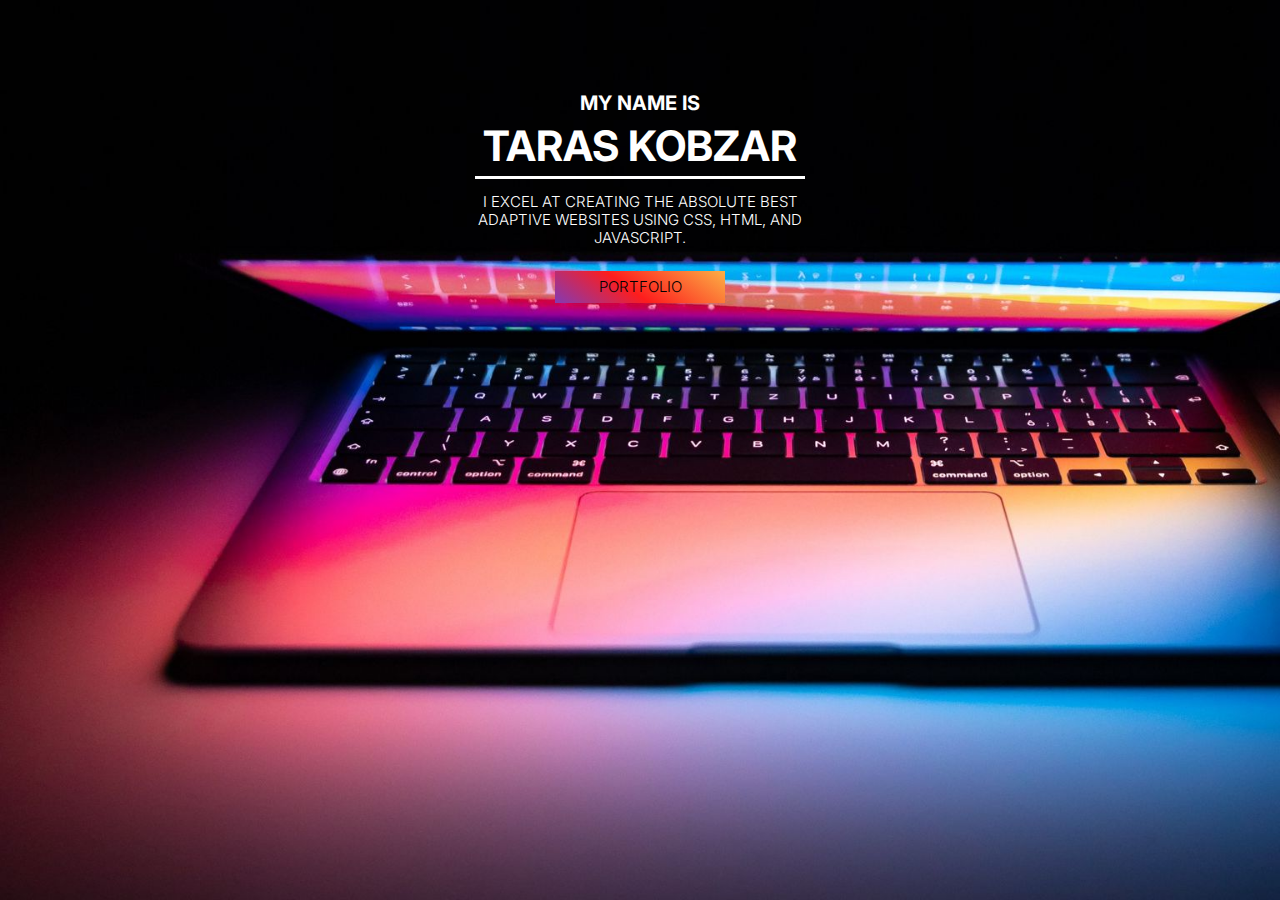
<file: index.html>
<!DOCTYPE html>
<html lang="en">
<head>
    <meta charset="UTF-8">
    <meta http-equiv="X-UA-Compatible" content="IE=edge">
    <meta name="viewport" content="width=device-width, initial-scale=1.0">
    <link rel="preconnect" href="https://fonts.googleapis.com">
    <link rel="preconnect" href="https://fonts.gstatic.com" crossorigin>
    <link href="https://fonts.googleapis.com/css2?family=Inter:wght@300;400;700&family=Preahvihear&display=swap" rel="stylesheet">
    <link rel="stylesheet" href="./css/style.css">
    <title>Document</title>
</head>
<body>
    <main class="main">
        <div class="container">
            <div class="wrapper">
                <h2 class="sub-title">MY NAME IS</h2>
                <h1 class="title">TARAS KOBZAR</h1>
                <p class="text">I excel at creating the absolute best adaptive websites using CSS, HTML, and JavaScript.</p>
                <a class="link" href="./portfoliopages.html">Portfolio</a>
            </div>
        </div>
    </main>
</body>
</html>
</file>
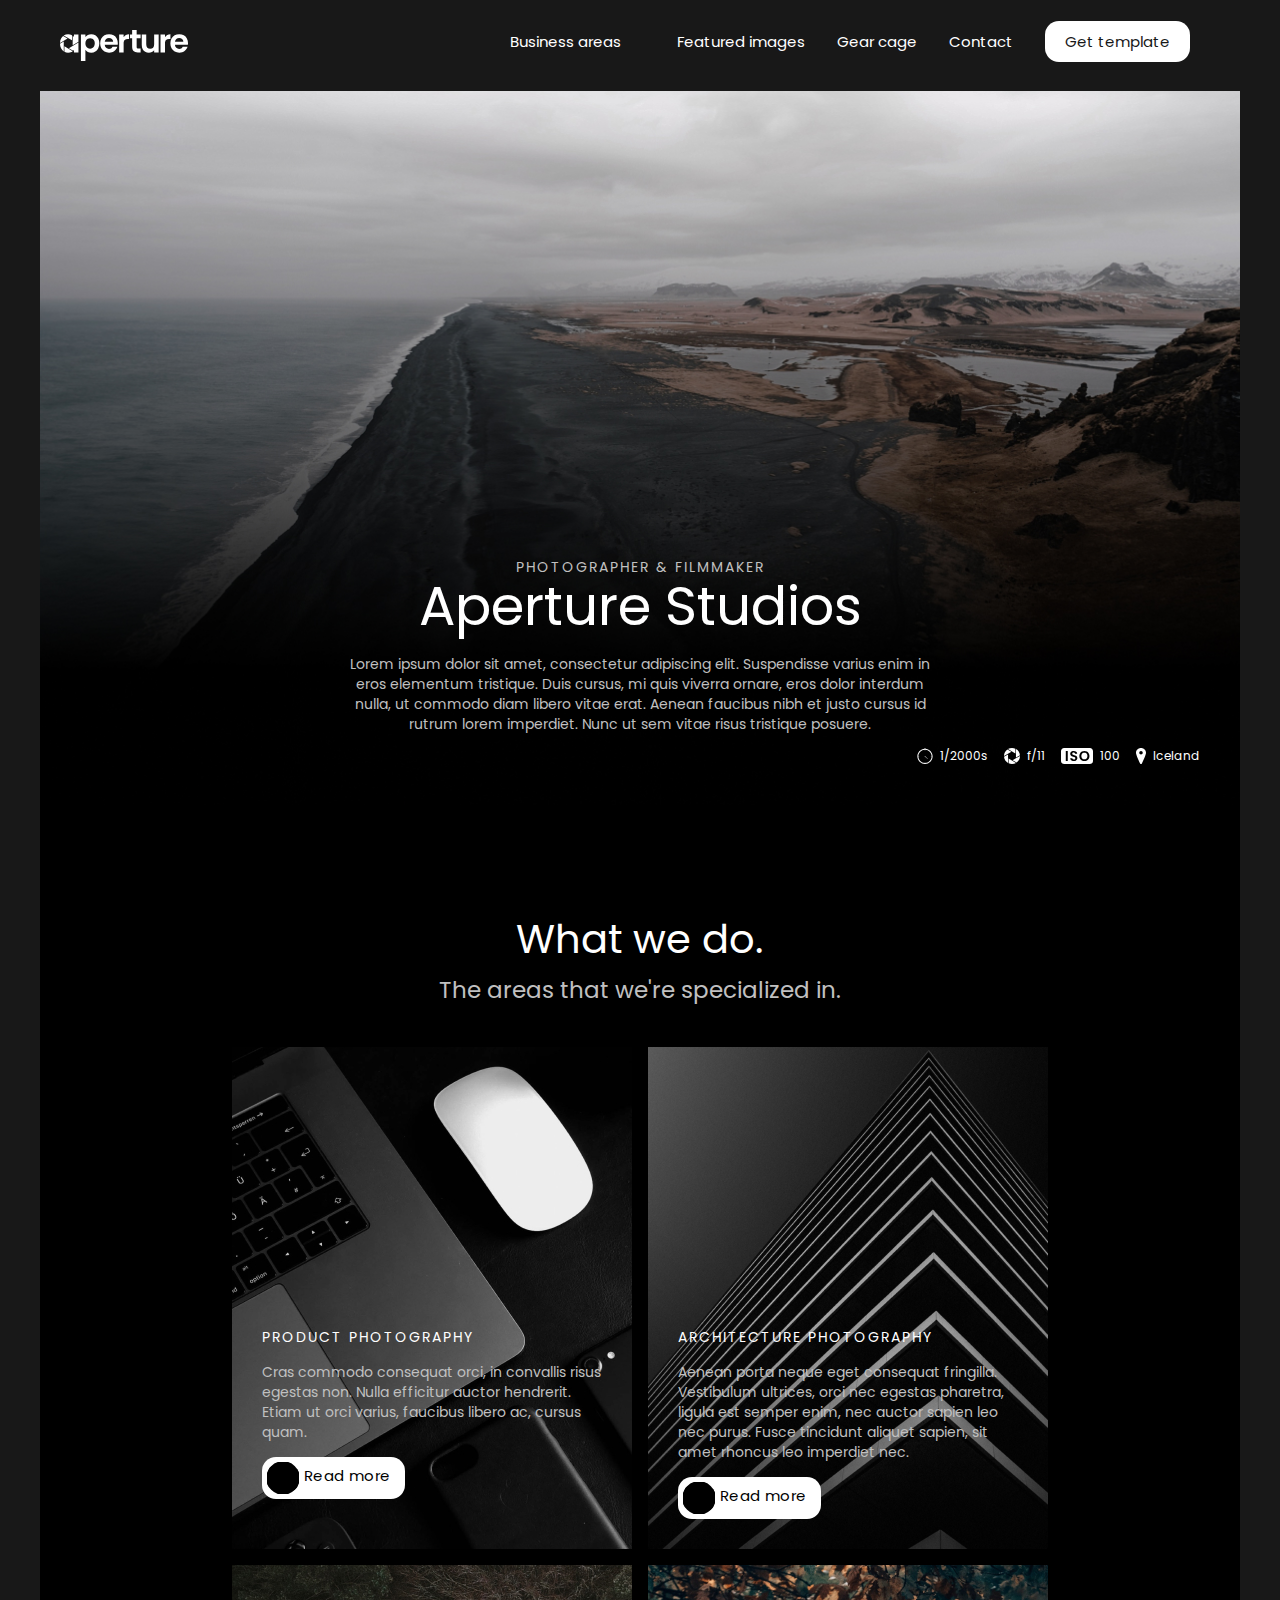
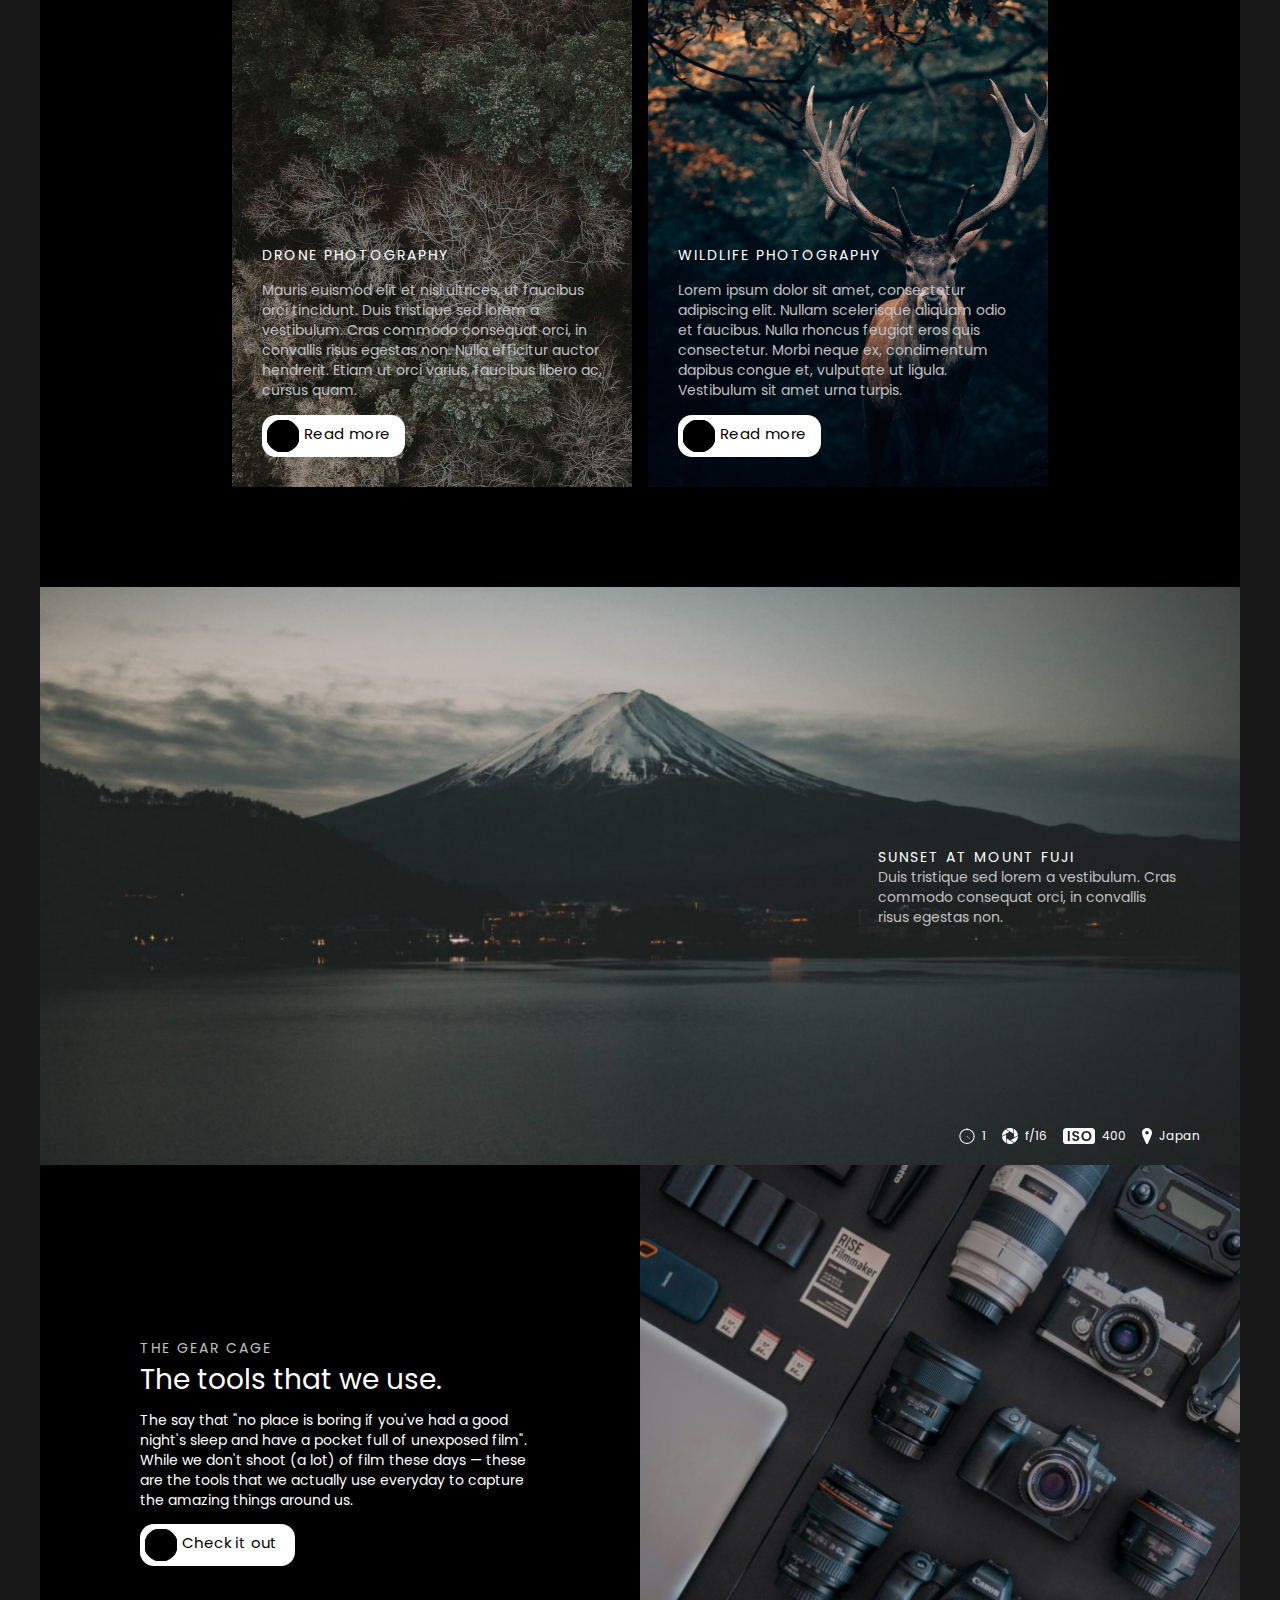
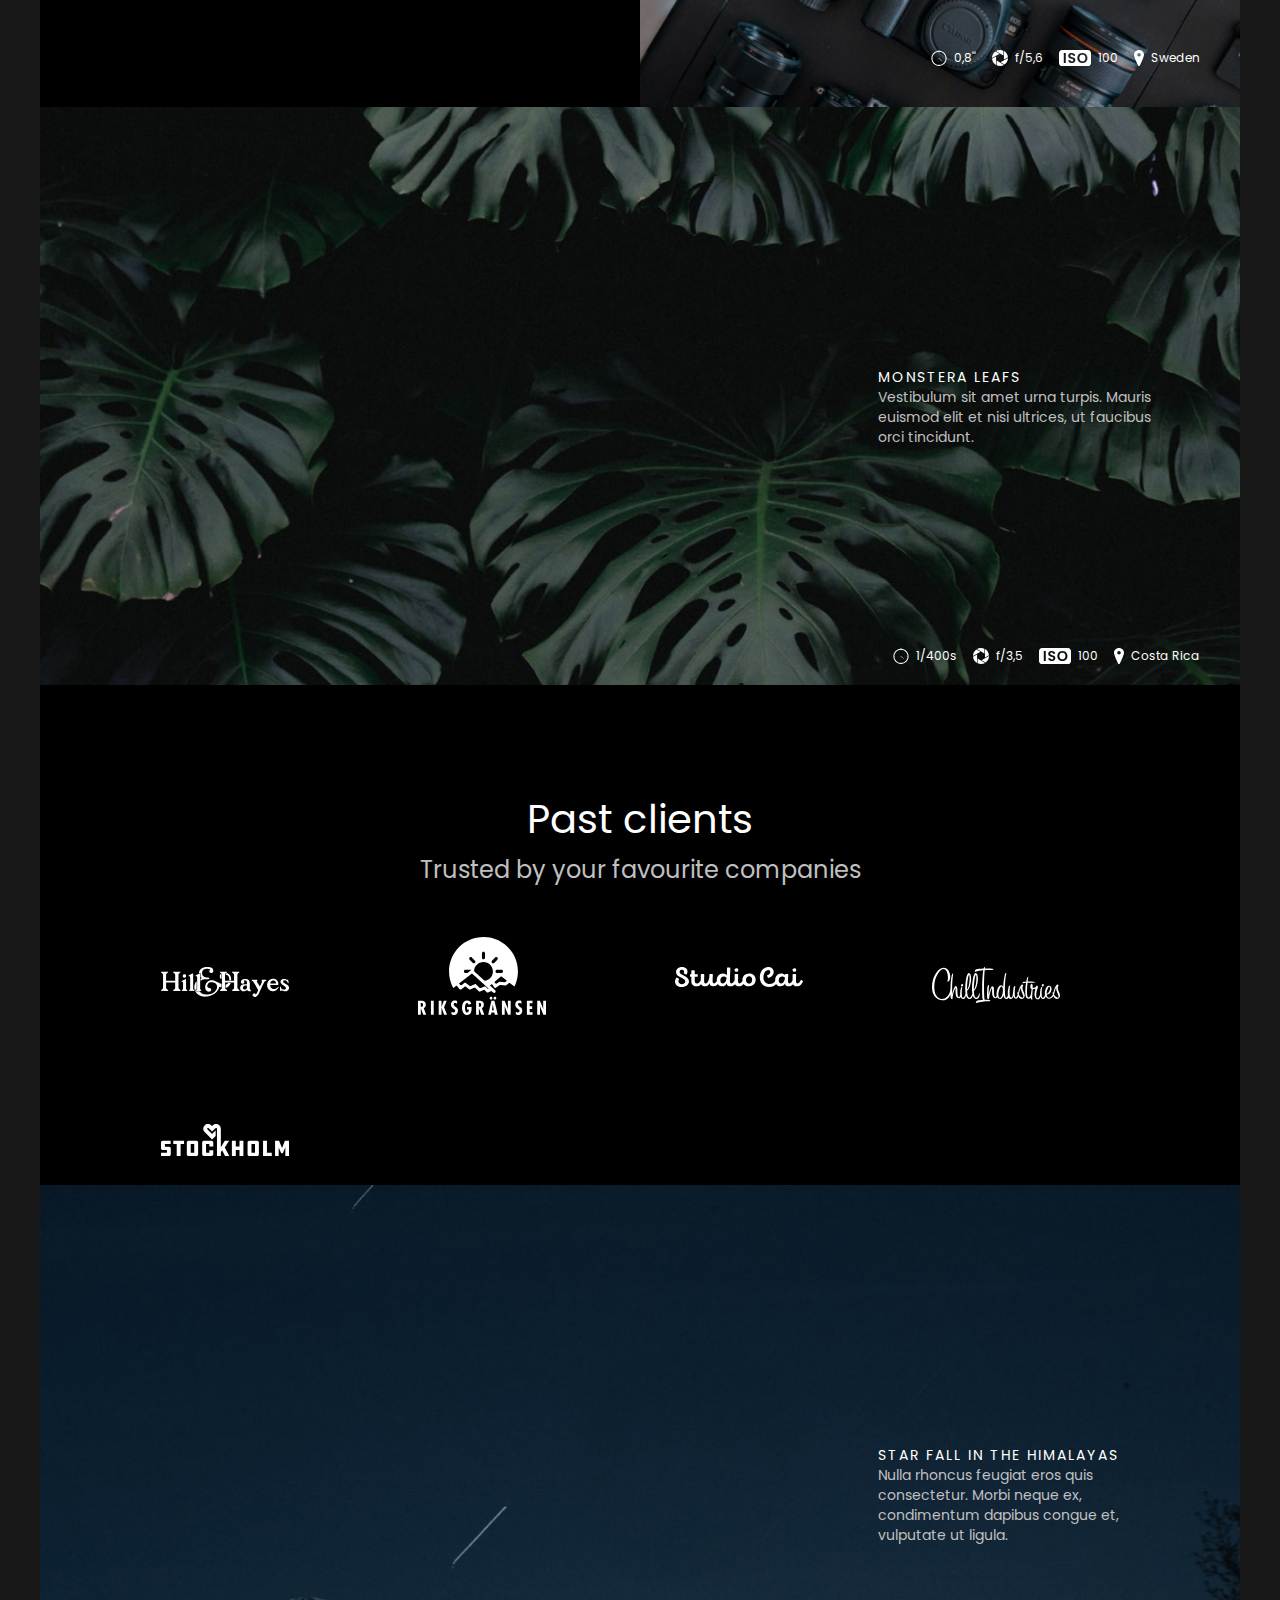
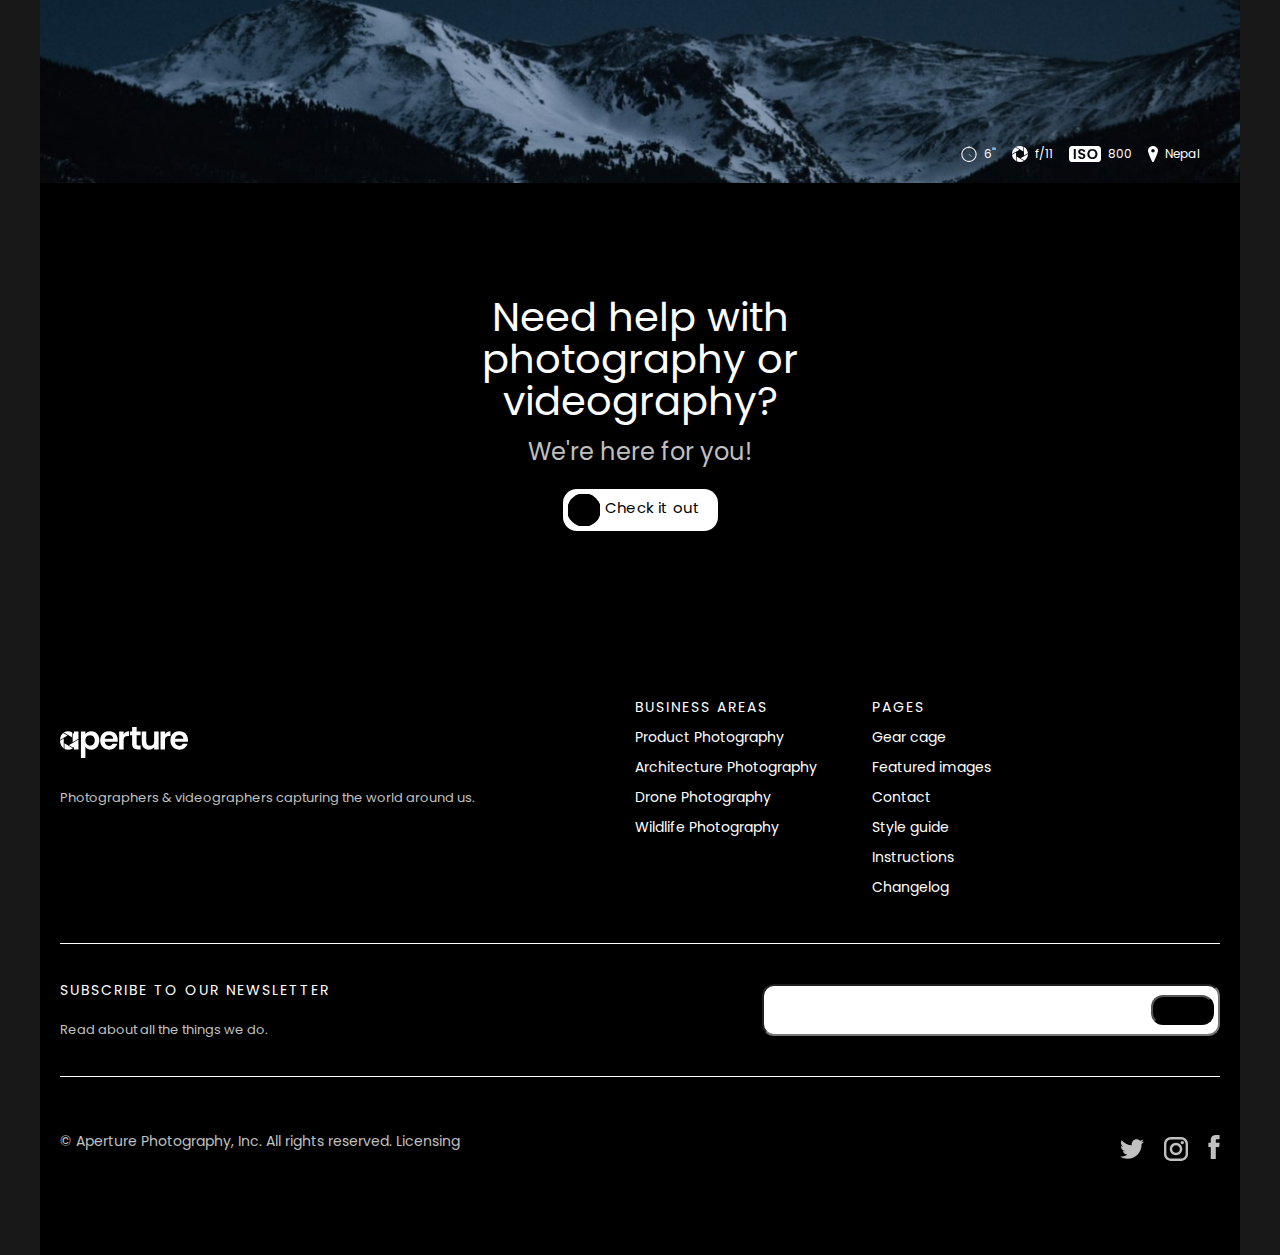
<file: projects/Aperture Studios/index.html>
<!DOCTYPE html>
<html lang="en">
<head>
    <meta charset="UTF-8">
    <meta http-equiv="X-UA-Compatible" content="IE=edge">
    <meta name="viewport" content="width=device-width, initial-scale=1.0">
    <link rel="preconnect" href="https://fonts.googleapis.com">
    <link rel="preconnect" href="https://fonts.gstatic.com" crossorigin>
    <link href="https://fonts.googleapis.com/css2?family=Poppins&display=swap" rel="stylesheet">
    <link rel="stylesheet" type="text/css" href="./css/style.css">
    <title>aperture</title>
</head>
<body>
    <header class="header">
        <div class="header__menu">
            <div class="container menu__container">
                <div class="logo">
                    <a class="logo__link" href="#"><img class="logo__img" src="./images/logo.svg" alt="logo"></a>
                </div>
                <nav class="menu__nav">
                    <ul class="menu__list">
                        <li class="menu__item"><a class="menu__link" href="#!">Business areas</a></li>
                        <li class="menu__item"><a class="menu__link" href="#!">Featured images</a></li>
                        <li class="menu__item"><a class="menu__link" href="#!">Gear cage</a></li>
                        <li class="menu__item"><a class="menu__link" href="#!">Contact</a></li>
                        <li class="menu__item"><a class="menu__link" href="#!">Get template</a></li>
                    </ul>
                </nav>
            </div>
        </div>
        <div class="header__content"
            style="background: url(images/background__header.jpg) center center/cover no-repeat; ">
            <div class="header__content-inner">
                <h3 class="header__content-subtitle">Photographer &amp; Filmmaker</h3>
                <h1 class="header__content-title">Aperture Studios</h1>
                <p class="header__content-text">Lorem ipsum dolor sit amet, consectetur adipiscing elit. Suspendisse
                    varius enim in eros elementum tristique. Duis cursus, mi quis viverra ornare, eros dolor interdum
                    nulla, ut commodo diam libero vitae erat. Aenean faucibus nibh et justo cursus id rutrum lorem
                    imperdiet. Nunc ut sem vitae risus tristique posuere.</p>
            </div>
            <div class="header__content-descript">
                <ul class="header__content-list">
                    <li class="header__content-item">
                        <img class="header__content-img" alt="#" src="./images/icon/Combined-Shape.svg">
                        <p class="header__content-icon">1/2000s</p>
                    </li>
                    <li class="header__content-item">
                        <img class="header__content-img" alt="#" src="./images/icon/Combined-Shape2.svg">
                        <p class="header__content-icon">f/11</p>
                    </li>
                    <li class="header__content-item">
                        <img class="header__content-img" alt="#" src="./images/icon/Combined-Shape3.svg">
                        <p class="header__content-icon">100</p>
                    </li>
                    <li class="header__content-item">
                        <img class="header__content-img" alt="#" src="./images/icon/Fill-1.svg">
                        <p class="header__content-icon">Iceland</p>
                    </li>
                </ul>
            </div>
        </div>
    </header>
    <main class="main">
        <section class="blog">
            <div class="container">
                <h2 class="blog__title">What we do.</h2>
                <p class="blog__subtitle">The areas that we're specialized in.</p>
                <div class="blog__main">
                    <div class="blog__card"
                        style="background-image: url(./images/blog/card_1.jpg);">
                        <h4 class="blog__card-title">Product Photography</h4>
                        <p class="blog__card-text">Cras commodo consequat orci, in convallis risus egestas non. Nulla
                            efficitur auctor hendrerit. Etiam ut orci varius, faucibus libero ac, cursus quam.</p>
                        <a class="blog__card-link" href="#">Read more</a>
                    </div>
                    <div class="blog__card" style="background-image: url(./images/blog/card_2.jpg);">
                        <h4 class="blog__card-title">Architecture Photography</h4>
                        <p class="blog__card-text">Aenean porta neque eget consequat fringilla. Vestibulum ultrices,
                            orci nec egestas pharetra, ligula est semper enim, nec auctor sapien leo nec purus. Fusce
                            tincidunt aliquet sapien, sit amet rhoncus leo imperdiet nec.</p>
                        <a class="blog__card-link" href="#">Read more</a>
                    </div>
                    <div class="blog__card" style="background-image: url(./images/blog/card_3.jpg);">
                        <h4 class="blog__card-title">Drone Photography</h4>
                        <p class="blog__card-text">Mauris euismod elit et nisi ultrices, ut faucibus orci tincidunt.
                            Duis tristique sed lorem a vestibulum. Cras commodo consequat orci, in convallis risus
                            egestas non. Nulla efficitur auctor hendrerit. Etiam ut orci varius, faucibus libero ac,
                            cursus quam.</p>
                        <a class="blog__card-link" href="#">Read more</a>
                    </div>
                    <div class="blog__card" style="background-image: url(./images/blog/card_4.jpg);">
                        <h4 class="blog__card-title">Wildlife Photography</h4>
                        <p class="blog__card-text">Lorem ipsum dolor sit amet, consectetur adipiscing elit. Nullam
                            scelerisque aliquam odio et faucibus. Nulla rhoncus feugiat eros quis consectetur. Morbi
                            neque ex, condimentum dapibus congue et, vulputate ut ligula. Vestibulum sit amet urna
                            turpis.</p>
                        <a class="blog__card-link" href="#">Read more</a>
                    </div>
                </div>
            </div>
        </section>
        <section class="foto">
            <div class="foto__card"
                style="background: url(./images/background__japon.jpg) center center/cover no-repeat;">
                <div class="foto__card-content">
                    <h5 class="foto__card-title">Sunset at Mount Fuji</h5>
                    <p class="foto__card-text">Duis tristique sed lorem a vestibulum. Cras commodo consequat orci, in
                        convallis risus egestas non.
                    </p>
                </div>
                <div class="foto__card-descript">
                    <ul class="foto__card-list">
                        <li class="foto__card-item">
                            <img class="foto__card-img" alt="#" src="./images/icon/Combined-Shape.svg">
                            <p class="foto__card-icon">1</p>
                        </li>
                        <li class="foto__card-item">
                            <img class="foto__card-img" alt="#" src="./images/icon/Combined-Shape2.svg">
                            <p class="foto__card-icon">f/16</p>
                        </li>
                        <li class="foto__card-item">
                            <img class="foto__card-img" alt="#" src="./images/icon/Combined-Shape3.svg">
                            <p class="foto__card-icon">400</p>
                        </li>
                        <li class="foto__card-item">
                            <img class="foto__card-img" alt="#" src="./images/icon/Fill-1.svg">
                            <p class="foto__card-icon">Japan</p>
                        </li>
                    </ul>
                </div>
            </div>
            <div class="desire">
                <div class="desire-main">
                    <h4 class="desire-subtitle">The Gear cage</h4>
                    <h3 class="desire-title">The tools that we use.</h3>
                    <p class="desire-text">The say that "no place is boring if you've had a good night's sleep and have
                        a pocket full of unexposed film". While we don't shoot (a lot) of film these days — these are
                        the tools that we actually use everyday to capture the amazing things around us.</p>
                    <a class="desire-link" href="#">Check it out</a>
                </div>
                <div class="desire-images"
                    style="background: url(./images/background__desire.jpg) center center/cover no-repeat;">
                    <div class="desire__card-descript">
                        <ul class="desire__card-list">
                            <li class="desire__card-item">
                                <img class="desire__card-img" alt="#" src="./images/icon/Combined-Shape.svg">
                                <p class="desire__card-icon">0,8''</p>
                            </li>
                            <li class="desire__card-item">
                                <img class="desire__card-img" alt="#" src="./images/icon/Combined-Shape2.svg">
                                <p class="desire__card-icon">f/5,6</p>
                            </li>
                            <li class="desire__card-item">
                                <img class="desire__card-img" alt="#" src="./images/icon/Combined-Shape3.svg">
                                <p class="desire__card-icon">100</p>
                            </li>
                            <li class="desire__card-item">
                                <img class="desire__card-img" alt="#" src="./images/icon/Fill-1.svg">
                                <p class="desire__card-icon">Sweden</p>
                            </li>
                        </ul>
                    </div>

                </div>
            </div>
            <div class="foto__card"
                style="background: url(./images/background__list.jpg) center center/cover no-repeat;">
                <div class="foto__card-content">
                    <h5 class="foto__card-title">Monstera Leafs</h5>
                    <p class="foto__card-text">Vestibulum sit amet urna turpis. Mauris euismod elit et nisi ultrices, ut
                        faucibus orci tincidunt.
                    </p>
                </div>
                <div class="foto__card-descript">
                    <ul class="foto__card-list">
                        <li class="foto__card-item">
                            <img class="foto__card-img" alt="#" src="./images/icon/Combined-Shape.svg">
                            <p class="foto__card-icon">1/400s</p>
                        </li>
                        <li class="foto__card-item">
                            <img class="foto__card-img" alt="#" src="./images/icon/Combined-Shape2.svg">
                            <p class="foto__card-icon">f/3,5</p>
                        </li>
                        <li class="foto__card-item">
                            <img class="foto__card-img" alt="#" src="./images/icon/Combined-Shape3.svg">
                            <p class="foto__card-icon">100</p>
                        </li>
                        <li class="foto__card-item">
                            <img class="foto__card-img" alt="#" src="./images/icon/Fill-1.svg">
                            <p class="foto__card-icon">Costa Rica</p>
                        </li>
                    </ul>
                </div>
            </div>
            <div class="clients">
                <h4 class="clients__title">Past clients</h4>
                <p class="clients__text">Trusted by your favourite companies</p>
                <ul class="clients__list">
                    <li class="clients__item"><img class="clients__icon" alt="#" src="./images/clients__icon/hillandhayes.svg"></li>
                    <li class="clients__item"><img class="clients__icon" alt="#" src="./images/clients__icon/riksg.svg"></li>
                    <li class="clients__item"><img class="clients__icon" alt="#" src="./images/clients__icon/riksg2.svg"></li>
                    <li class="clients__item"><img class="clients__icon" alt="#" src="./images/clients__icon/riksg3.svg"></li>
                    <li class="clients__item"><img class="clients__icon" alt="#" src="./images/clients__icon/riksg4.svg"></li>
                </ul>
            </div>
            <div class="foto__card"
                style="background: url(./images/background__nepal.jpg) center center/cover no-repeat;">
                <div class="foto__card-content">
                    <h5 class="foto__card-title">Star fall in the Himalayas</h5>
                    <p class="foto__card-text">Nulla rhoncus feugiat eros quis consectetur. Morbi neque ex, condimentum
                        dapibus congue et, vulputate ut ligula.
                    </p>
                </div>
                <div class="foto__card-descript">
                    <ul class="foto__card-list">
                        <li class="foto__card-item">
                            <img class="foto__card-img" alt="#" src="./images/icon/Combined-Shape.svg">
                            <p class="foto__card-icon">6''</p>
                        </li>
                        <li class="foto__card-item">
                            <img class="foto__card-img" alt="#" src="./images/icon/Combined-Shape2.svg">
                            <p class="foto__card-icon">f/11</p>
                        </li>
                        <li class="foto__card-item">
                            <img class="foto__card-img" alt="#" src="./images/icon/Combined-Shape3.svg">
                            <p class="foto__card-icon">800</p>
                        </li>
                        <li class="foto__card-item">
                            <img class="foto__card-img" alt="#" src="./images/icon/Fill-1.svg">
                            <p class="foto__card-icon">Nepal</p>
                        </li>
                    </ul>
                </div>
            </div>
            <div class="help">
                <h3 class="help__title">Need help with photography or videography?</h3>
                <p class="help__text">We're here for you!</p>
                <a class="help-link" href="#">Check it out</a>
            </div>
        </section>
    </main>
    <footer class="footer">
        <div class="container">
            <nav class="footer__nav">
                <div class="footer__nav-titles">
                    <img class="logo" alt="@" src="./images/logo.svg">
                    <p class="footer__nav-text">Photographers &amp; videographers capturing the world around us.</p>
                </div>
                <ul class="footer__nav-list">
                    <li class="footer__nav-item _title"><a class="footer__nav-link" href="#">Business areas</a></li>
                    <li class="footer__nav-item"><a class="footer__nav-link" href="#">Product Photography</a></li>
                    <li class="footer__nav-item"><a class="footer__nav-link" href="#">Architecture Photography</a></li>
                    <li class="footer__nav-item"><a class="footer__nav-link" href="#">Drone Photography</a></li>
                    <li class="footer__nav-item"><a class="footer__nav-link" href="#">Wildlife Photography</a></li>
                </ul>
                <ul class="footer__nav-list">
                    <li class="footer__nav-item _title"><a class="footer__nav-link" href="#">Pages</a></li>
                    <li class="footer__nav-item"><a class="footer__nav-link" href="#">Gear cage</a></li>
                    <li class="footer__nav-item"><a class="footer__nav-link" href="#">Featured images</a></li>
                    <li class="footer__nav-item"><a class="footer__nav-link" href="#">Contact</a></li>
                    <li class="footer__nav-item"><a class="footer__nav-link" href="#">Style guide</a></li>
                    <li class="footer__nav-item"><a class="footer__nav-link" href="#">Instructions</a></li>
                    <li class="footer__nav-item"><a class="footer__nav-link" href="#">Changelog</a></li>
                </ul>
            </nav>
            <div class="footer__form">
                <div class="footer__form-content">
                    <h5 class="footer__form-title">Subscribe to our newsletter</h5>
                    <p class="footer__form-text">Read about all the things we do.</p>
                </div>
                <form class="footer__form-form">
                    <input class="footer__form-email" type="email">
                    <input class="footer__form-btn" type="submit" value="submit">
                </form>
            </div>
            <div class="copyright">
                <a class="copyright-link" href="#">© Aperture Photography, Inc. All rights reserved. Licensing</a>
                <div class="copyright-social">
                    <a class="copyright-social-link"><img class="copyright-social-icon" alt="@"
                            src="./images/icon/twitter.svg"></a>
                    <a class="copyright-social-link"><img class="copyright-social-icon" alt="@"
                            src="./images/icon/insta.svg"></a>
                    <a class="copyright-social-link"><img class="copyright-social-icon" alt="@"
                            src="./images/icon/facebook.svg"></a>
                </div>
            </div>
        </div>
    </footer>
</body>
</html>
</file>
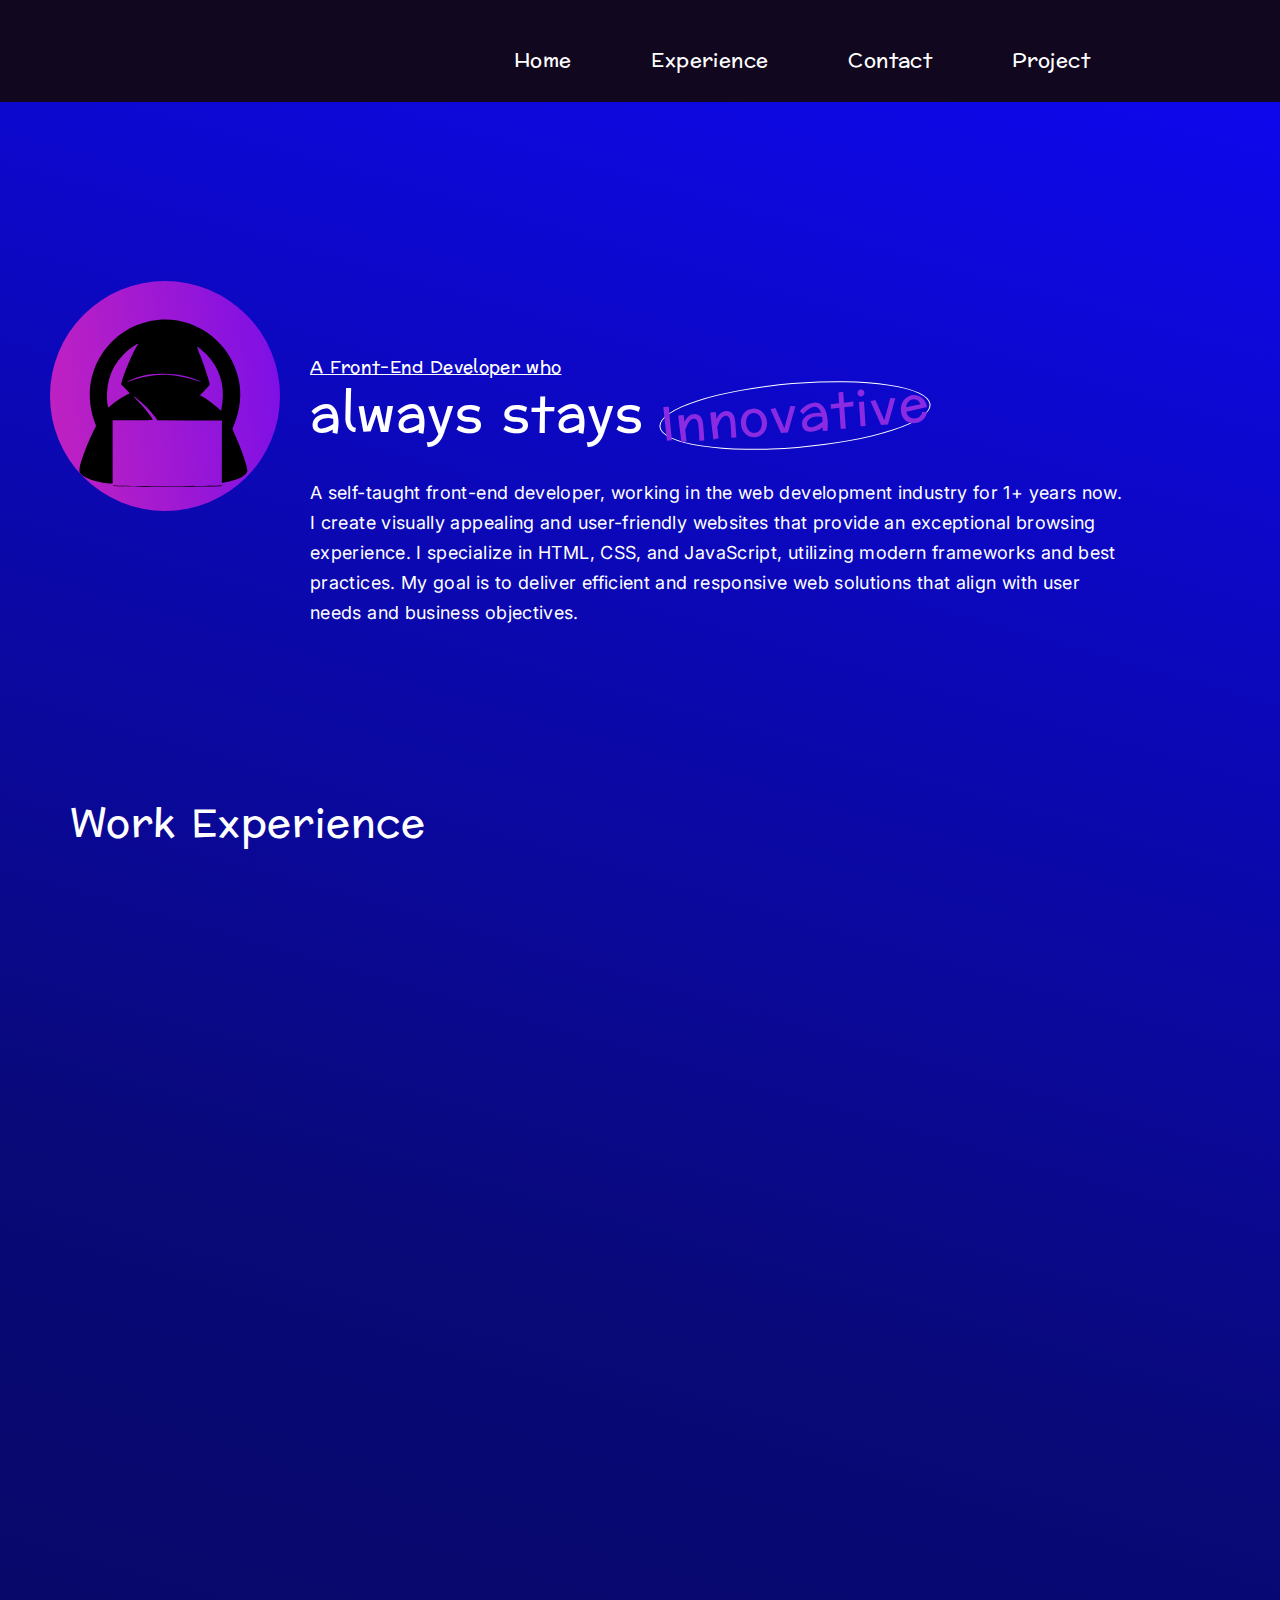
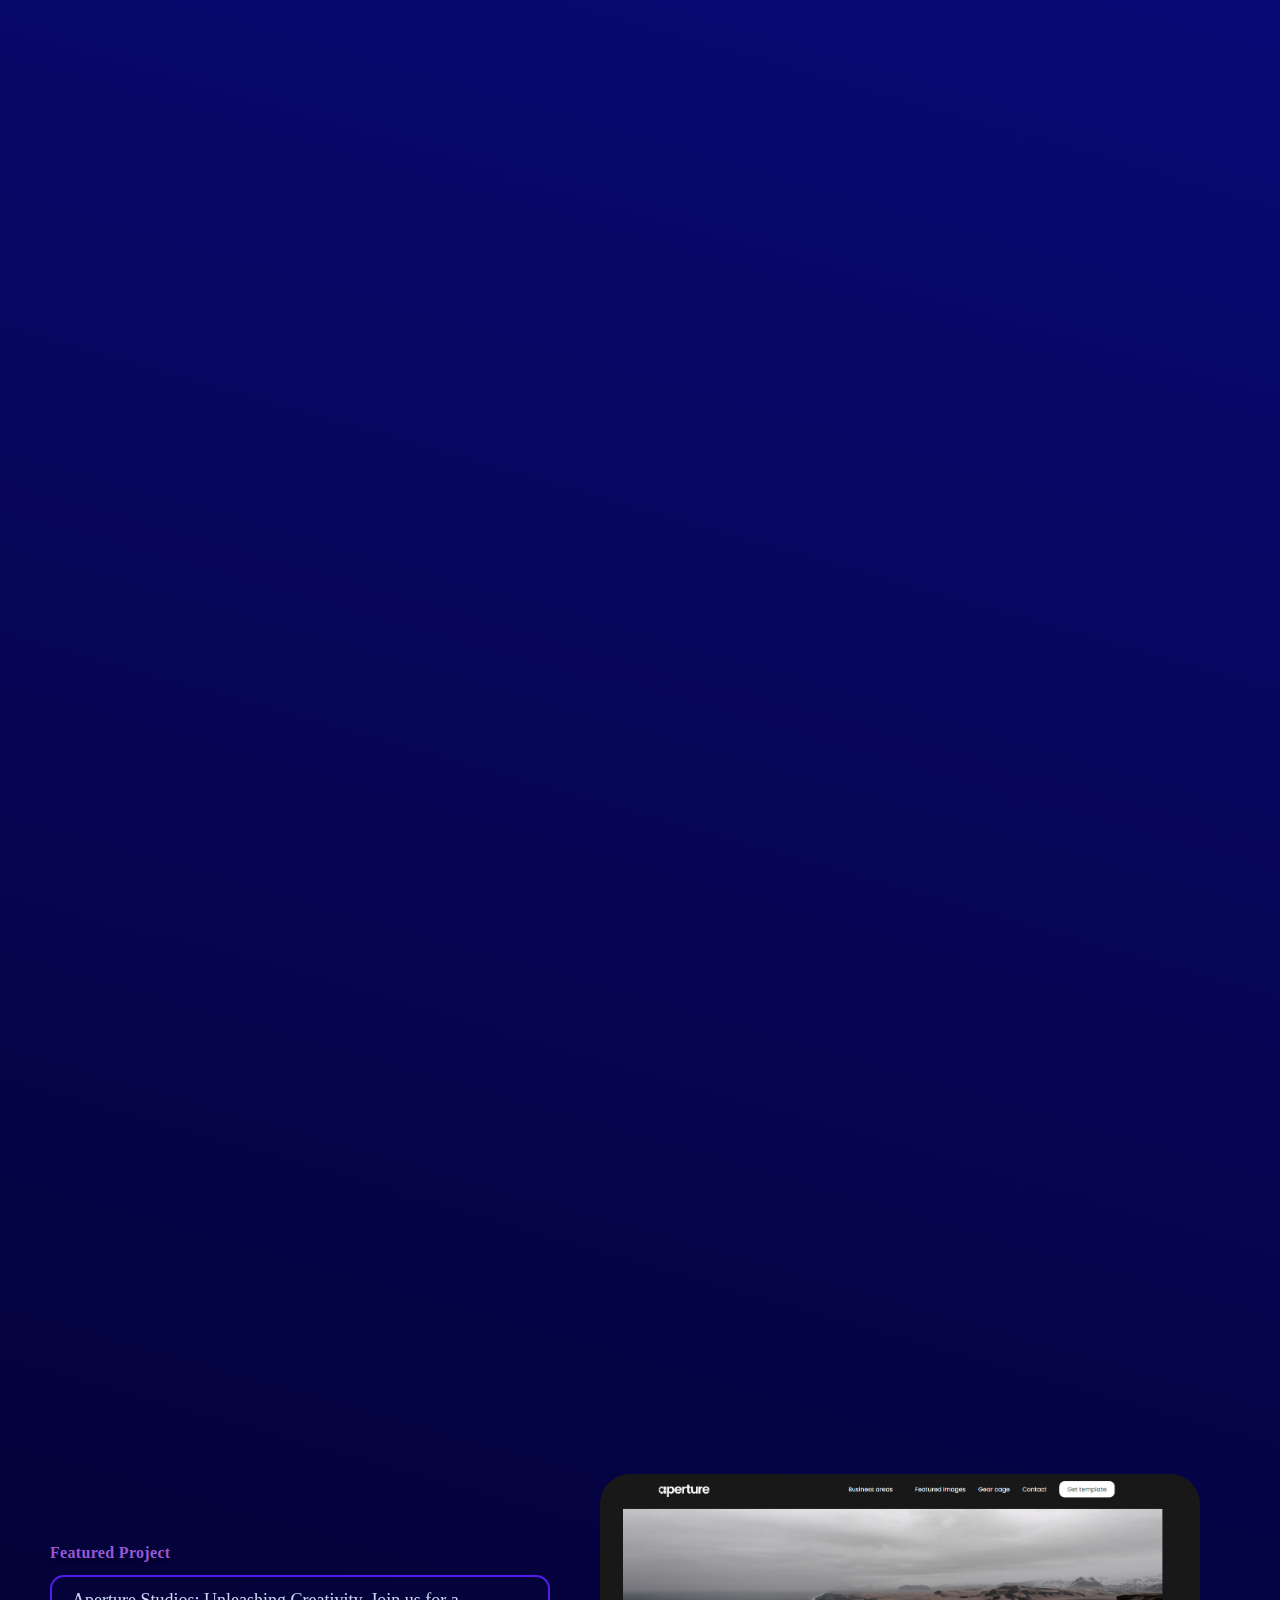
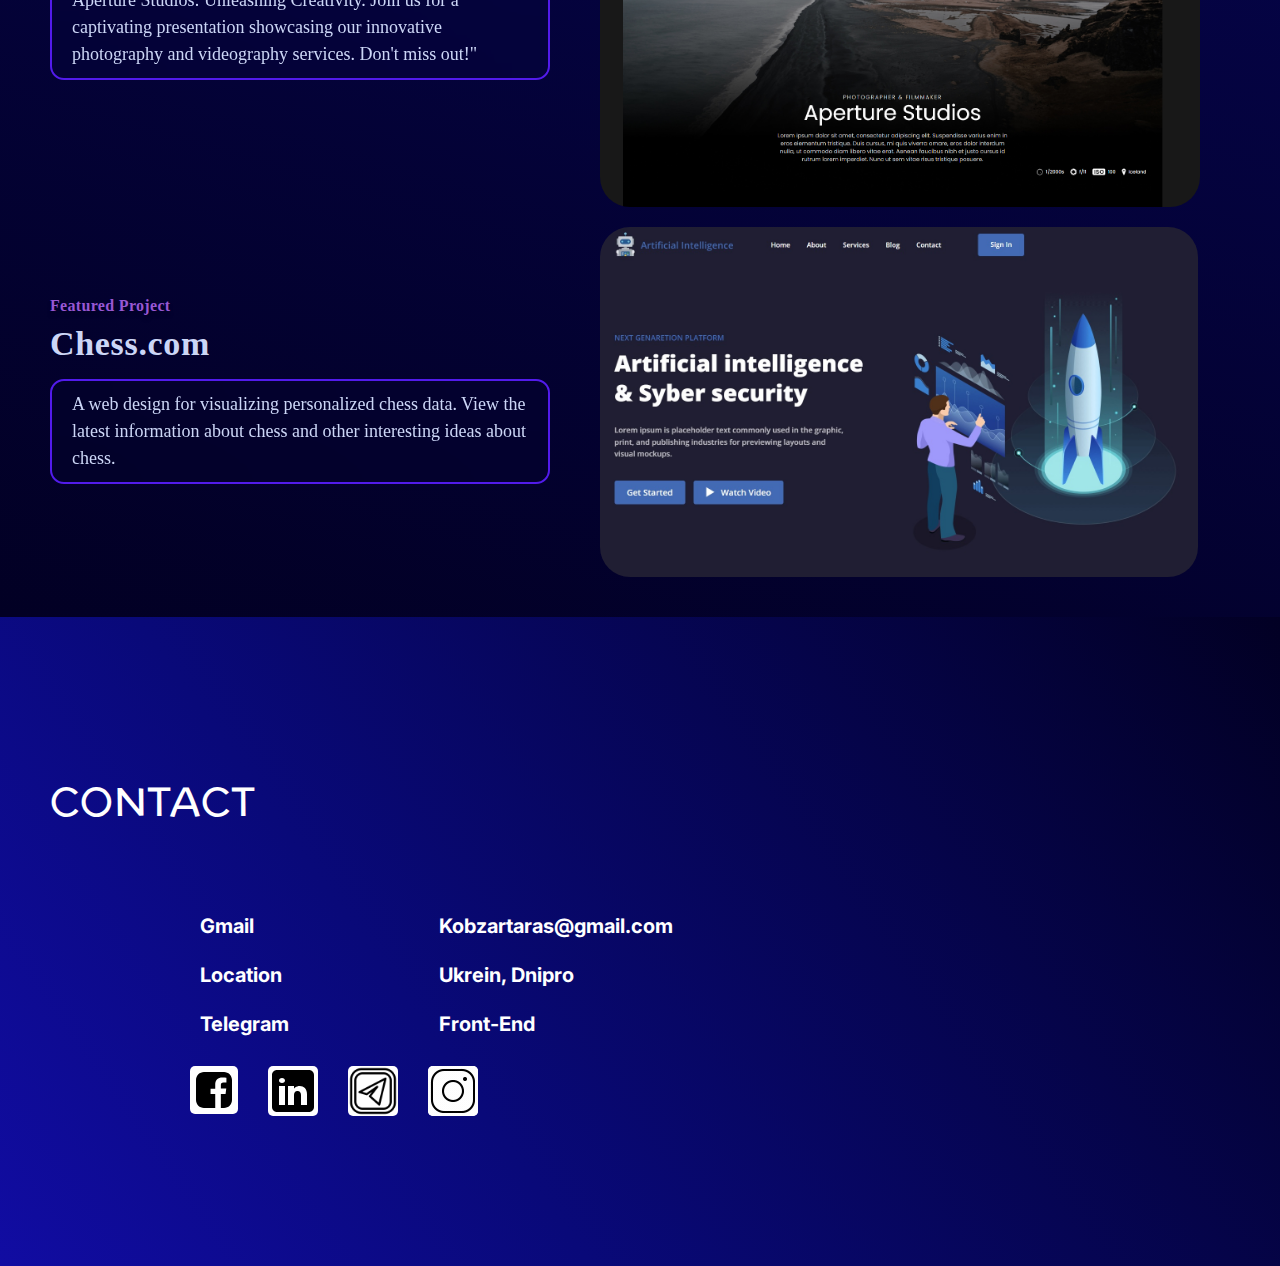
<file: portfoliopages.html>
<!DOCTYPE html>
<html lang="en">
<head>
    <meta charset="UTF-8">
    <meta http-equiv="X-UA-Compatible" content="IE=edge">
    <meta name="viewport" content="width=device-width, initial-scale=1.0">
    <link rel="preconnect" href="https://fonts.googleapis.com">
    <link rel="preconnect" href="https://fonts.gstatic.com" crossorigin>
    <link href="https://fonts.googleapis.com/css2?family=Inter:wght@300;400;700&family=Preahvihear&display=swap"
        rel="stylesheet">
    <link href="https://unpkg.com/aos@2.3.1/dist/aos.css" rel="stylesheet">
    <link rel="stylesheet" href="./css/portfolio_style.css" type="text/css">
    <title>portfolio</title>
</head>
<body>
    <head class="header">
            <ul class="header__menu">
                <li class="header__menu-list"><a class="header__menu-link" href="#">Home</a></li>
                <li class="header__menu-list"><a class="header__menu-link" href="#experience">Experience</a></li>
                <li class="header__menu-list"><a class="header__menu-link" href="#contact">Contact</a></li>
                <li class="header__menu-list"><a class="header__menu-link" href="#project">Project</a></li>
            </ul>
    </head>
    <main class="main">
        <div class="container">
            <div class="main__wrapper">
                <img class="main__wrapper-img" alt="icon" src="./images/хicons.svg">
                <div class="main__wrapper-wrap">
                    <p class="main__wrapper-subtitle">A Front-End Developer who</p>
                    <h2 class="main__wrapper-title">always stays 
                        <span>Innovative</span></h2>
                    <p class="main__wrapper-text"> A self-taught front-end developer, working in the web development
                        industry for 1+ years now.
                        I create visually appealing and user-friendly websites that provide an exceptional browsing
                        experience.
                        I specialize in HTML, CSS, and JavaScript, utilizing modern frameworks and best practices.
                        My goal is to deliver efficient and responsive web solutions that align with user needs and
                        business objectives.
                    </p>
                </div>

            </div>
            <div class="experience" id="experience">
                <div class="container">
                    <h3 class="experience__title">Work Experience</h3>
                        <div class="experience__skill" data-aos="fade-left">
                            <img class="experience__img" alt="@" src="./images/animation.gif">
                            <p class="experience__text">Ability to create responsive and mobile sites using media queries and
                                other techniques.
                            </p>
                        </div>
                        <div class="experience__skill" data-aos="fade-right">
                            <p class="experience__text">Experience with layout tools such as SASS/SCSS or LESS to write CSS more
                                efficiently.
                            </p>
                            <img class="experience__img" alt="@" src="./images/white_background.jpg">
                        </div>
                        <div class="experience__skill" data-aos="fade-left">
                            <img class="experience__img" alt="@" src="./images/white_background-1.jpg">
                            
                            <p class="experience__text">Experience in website performance optimization, including file
                                compression, resource caching, and image optimization.
                            </p>
                        </div>
                        <div class="experience__skill" data-aos="fade-right">
                            <p class="experience__text">Ability to work with version control systems such as Git to collaborate
                                with other developers and control code versions.
                            </p>
                            <img class="experience__img" alt="@" src="./images/white_background-2.jpg">
                        </div>
                        <img class="experience__skill-img" data-aos="flip-left" data-aos-easing="ease-out-cubic"  data-aos-duration="2000" src="./images/Skills.svg">
                </div>
            </div>
        </div>
        <section class="myproject" id="project">
            <div class="container">
                <div class="myproject__main">
                    <div class="myproject__description">
                        <a class="myproject__description-link" href="./projects/Aperture Studios/index.html">
                            <h6 class="myproject__description-subtitle">Featured Project</h6>
                            <h3 class="myproject__description-title"></h3>
                            <p class="myproject__description-text">Aperture Studios: Unleashing Creativity. Join us for a captivating presentation showcasing our innovative photography and videography services. Don't miss out!"</p>
                        </a>
                    </div>
                    <div class="myproject__portfolio-img">
                        <a class="myproject__portfolio-img-link" href="./projects/Aperture Studios/index.html">
                            <img class="myproject__portfolio-img-img" alt="@" src="./images/portfolio-fofo.jpg">
                        </a>
                    </div>
                </div>
                <div class="myproject__main">
                    <div class="myproject__description">
                        <a class="myproject__description-link" href="./projects/Artificial Intelligence/index.html">
                            <h6 class="myproject__description-subtitle">Featured Project</h6>
                            <h3 class="myproject__description-title">Chess.com</h3>
                            <p class="myproject__description-text">A web design for visualizing personalized chess data.
                                View the
                                latest information about chess and other interesting ideas about
                                chess.</p>
                        </a>
                    </div>
                    <div class="myproject__portfolio-img">
                        <a class="myproject__portfolio-img-link" href="./projects/Artificial Intelligence/index.html">
                            <img class="myproject__portfolio-img-img" alt="@" src="./images/project2.jpg">
                        </a>
                    </div>
                </div>
            </div>
        </section>
    </main>
    <footer class="footer" id="contact">
        <div class="container">
            <h4 class="footer__title">Contact</h4>
            <div class="footer__contakt-list">
                <ul class="footer__list">
                    <li class="footer__links"><a class="footer__link" href="#">Gmail</a></li>
                    <li class="footer__links"><a class="footer__link" href="#">Location</a></li>
                    <li class="footer__links"><a class="footer__link" href="#">Telegram</a></li>
                </ul>
                <ul class="footer__list">
                    <li class="footer__links"><a class="footer__link"
                            href="mailto: Kobzartaras@gmail.com">Kobzartaras@gmail.com</a></li>
                    <li class="footer__links"><a class="footer__link"
                            href="https://www.google.com/maps?client=opera&hs=0cG&output=search&q=днепр&entry=mc&sa=X&ved=2ahUKEwiekbbStLP_AhXBlYsKHZcfCvoQ0pQJegQIDBAB">Ukrein,
                            Dnipro</a></li>
                    <li class="footer__links"><a class="footer__link" href="https://t.me/+OBZS1qlbMsg4NGZi">Front-End</a>
                    </li>
                </ul>
            </div>
            <ul class="footer__social" >
                <li class="footer__social-links"><a class="footer__social-link" href="https://www.facebook.com/profile.php?id=100006221313112"><img class="footer__social-img" alt="social" src="./images/facebook.svg"></a></li>
                <li class="footer__social-links"><a class="footer__social-link" href="https://www.linkedin.com/in/get-coub-a3b686182/"><img class="footer__social-img" alt="social" src="./images/linkedin.svg"></a></li>
                <li class="footer__social-links"><a class="footer__social-link" href="https://t.me/+OBZS1qlbMsg4NGZi"><img class="footer__social-img" alt="social" src="./images/telegram.png" style="max-width: 50px; max-height: 50px;"></a></li>
                <li class="footer__social-links"><a class="footer__social-link" href="#"><img class="footer__social-img" alt="social" src="./images/icons8-instagram.gif"></a></li>
            </ul>
        </div>
    </footer>
    <script src="https://code.jquery.com/jquery-3.7.0.js" integrity="sha256-JlqSTELeR4TLqP0OG9dxM7yDPqX1ox/HfgiSLBj8+kM=" crossorigin="anonymous"></script>
    <script src="https://unpkg.com/aos@2.3.1/dist/aos.js"></script>
    <script src="./js/script.js"></script>
</body>
</html>
</file>
<file: css/style.css>
html,
body {
  padding: 0 0px;
  max-width: 1920px;
  margin: 0 auto;
  width: 100%;
  height: 100%;
  display: -webkit-box;
  display: -ms-flexbox;
  display: flex;
  -webkit-box-orient: vertical;
  -webkit-box-direction: normal;
      -ms-flex-direction: column;
          flex-direction: column;
  font-family: "Raleway", sans-serif;
  font-weight: 400;
}

.container {
  max-width: 1220px;
  width: 100%;
  margin: 0 auto;
  padding: 0 20px;
}

.main {
  min-height: 100%;
  -webkit-box-flex: 1;
      -ms-flex: 1 0 auto;
          flex: 1 0 auto;
}

.footer {
  display: block;
  -webkit-box-flex: 0;
      -ms-flex: 0 0 auto;
          flex: 0 0 auto;
}

table {
  border-spacing: 0px;
  border: none;
}

html {
  -webkit-box-sizing: border-box;
          box-sizing: border-box;
}

*,
*::after,
*::before {
  -webkit-box-sizing: inherit;
          box-sizing: inherit;
}

ul[class],
ol[class] {
  padding: 0;
}

body,
h1,
h2,
h3,
h4,
h5,
h6,
p,
ul,
ol,
li,
figure,
figcaption,
blockquote,
dl,
dd {
  margin: 0;
}

ul[class] {
  list-style: none;
}

img {
  display: block;
}

input,
button,
textarea,
select {
  font: inherit;
}

a {
  text-decoration: none;
}

.experience__skill:nth-child(even) {
  margin-left: auto !important;
}

.myproject__description-text {
  margin-top: 10px !important;
  padding: 10px 20px !important;
}

.experience__skill-img {
  max-width: 100%;
  width: 100%;
  height: auto;
}

@media (max-width: 991px) {
  .main__wrapper {
    -webkit-box-orient: vertical !important;
    -webkit-box-direction: normal !important;
        -ms-flex-direction: column !important;
            flex-direction: column !important;
  }
  .main__wrapper-img {
    margin: 0 auto;
  }
  .experience__skill {
    -webkit-box-orient: vertical !important;
    -webkit-box-direction: normal !important;
        -ms-flex-flow: column !important;
            flex-flow: column !important;
    -webkit-box-align: center !important;
        -ms-flex-align: center !important;
            align-items: center !important;
    height: auto !important;
  }
  .experience__skill:nth-child(even) .experience__text {
    -webkit-box-ordinal-group: 2;
        -ms-flex-order: 1;
            order: 1;
  }
  .experience__skill:nth-child(even) .experience__img {
    -webkit-box-ordinal-group: 3;
        -ms-flex-order: 2;
            order: 2;
  }
  .myproject__main {
    -webkit-box-orient: vertical;
    -webkit-box-direction: normal;
        -ms-flex-direction: column;
            flex-direction: column;
  }
  .myproject__description {
    margin-bottom: 30 !important;
  }
}
@media (max-width: 767px) {
  .header__menu {
    gap: 0 !important;
    display: block;
    -webkit-box-pack: center !important;
        -ms-flex-pack: center !important;
            justify-content: center !important;
  }
  .main__wrapper-title {
    -webkit-box-orient: vertical;
    -webkit-box-direction: normal;
        -ms-flex-direction: column;
            flex-direction: column;
  }
  .myproject__portfolio-img-img {
    width: 100%;
    height: auto !important;
  }
  .footer__title {
    text-align: center !important;
  }
  .footer__list {
    margin: 0 auto !important;
  }
}
@media (max-width: 662px) {
  .header__menu {
    -webkit-box-pack: center !important;
        -ms-flex-pack: center !important;
            justify-content: center !important;
    padding-left: 50px;
  }
  .header__menu-list:last-child {
    margin-right: 0 !important;
  }
}
@media (max-width: 560px) {
  .header__menu {
    gap: 0 !important;
    text-align: center !important;
    min-height: auto !important;
    -webkit-box-orient: vertical !important;
    -webkit-box-direction: normal !important;
        -ms-flex-direction: column !important;
            flex-direction: column !important;
    padding-left: 150px !important;
    text-align: center !important;
  }
  .main__wrapper {
    margin-top: 0 !important;
  }
  .myproject {
    margin-top: 25px !important;
  }
  .footer__social {
    margin-left: 30px !important;
  }
}
@media (max-width: 390px) {
  .footer__social {
    margin-left: 20px !important;
  }
  .footer__links {
    margin-left: 10px;
  }
}
.main {
  background: url(../images/background_lending.jpg);
  background-repeat: no-repeat;
  background-size: cover;
}

.wrapper {
  max-width: 370px;
  margin: 0 auto;
  padding-top: 91px;
  text-align: center;
  padding: 91px 20px;
}

.sub-title {
  font-family: "Inter";
  font-style: normal;
  font-weight: 700;
  font-size: 20px;
  line-height: 24px;
  text-align: center;
  color: #FFFFFF;
}

.title {
  font-family: "Inter";
  font-style: normal;
  font-weight: 700;
  font-size: 42px;
  line-height: 61px;
  text-align: center;
  color: #FFFFFF;
  border-bottom: 3px solid #FFFFFF;
}

.text {
  padding-top: 14px;
  margin-bottom: 24px;
  font-family: "Inter";
  font-style: normal;
  font-weight: 300;
  font-size: 15px;
  line-height: 18px;
  text-align: center;
  color: #FFFFFF;
  text-transform: uppercase;
}

.link {
  max-width: 170px;
  display: block;
  margin: 24px auto 24px auto;
  padding: 7px 24px;
  background: rgb(131, 58, 180);
  background: linear-gradient(36deg, rgb(131, 58, 180) 0%, rgb(253, 29, 29) 44%, rgb(252, 176, 69) 100%);
  font-family: "Inter";
  font-style: normal;
  font-weight: 300;
  font-size: 15px;
  line-height: 18px;
  text-align: center;
  color: black;
  text-transform: uppercase;
}

.link:is(:hover, :focus) {
  -webkit-transform: scale(1.2);
          transform: scale(1.2);
  background: rgb(34, 193, 195);
  background: linear-gradient(83deg, rgb(34, 193, 195) 0%, rgb(253, 187, 45) 100%);
  outline-offset: 3s !important;
  font-weight: 700;
}
</file>
<file: projects/Aperture Studios/css/style.css>
html,
body {
  padding: 0 20px;
  max-width: 1440px;
  margin: 0 auto;
  width: 100%;
  height: 100%;
  display: -webkit-box;
  display: -ms-flexbox;
  display: flex;
  -webkit-box-orient: vertical;
  -webkit-box-direction: normal;
      -ms-flex-direction: column;
          flex-direction: column;
  font-family: "Raleway", sans-serif;
  font-weight: 400;
  background-color: #181818;
}

.container {
  max-width: 1220px;
  width: 100%;
  margin: 0 auto;
  padding: 0 20px;
}

.main {
  min-height: 100%;
  -webkit-box-flex: 1;
      -ms-flex: 1 0 auto;
          flex: 1 0 auto;
}

.footer {
  display: block;
  -webkit-box-flex: 0;
      -ms-flex: 0 0 auto;
          flex: 0 0 auto;
}

table {
  border-spacing: 0px;
  border: none;
}

html {
  -webkit-box-sizing: border-box;
          box-sizing: border-box;
}

*,
*::after,
*::before {
  -webkit-box-sizing: inherit;
          box-sizing: inherit;
}

ul[class],
ol[class] {
  padding: 0;
}

body,
h1,
h2,
h3,
h4,
h5,
h6,
p,
ul,
ol,
li,
figure,
figcaption,
blockquote,
dl,
dd {
  margin: 0;
}

ul[class] {
  list-style: none;
}

img {
  display: block;
}

input,
button,
textarea,
select {
  font: inherit;
}

a {
  text-decoration: none;
}

@media (max-width: 1305px) {
  .blog__main {
    -webkit-box-pack: center;
        -ms-flex-pack: center;
            justify-content: center;
  }
  .blog__card {
    max-width: 400px !important;
  }
  .footer__nav-list:nth-child(2) {
    margin-left: 25px !important;
  }
}
@media (max-width: 870px) {
  .clients {
    min-height: 680px !important;
  }
  .footer__nav {
    -ms-flex-wrap: wrap;
        flex-wrap: wrap;
  }
  .footer__nav-text {
    margin-bottom: 25px;
  }
  .footer__form {
    -ms-flex-wrap: wrap !important;
        flex-wrap: wrap !important;
  }
}
@media (max-width: 736px) {
  .desire-main {
    max-width: 100% !important;
  }
  .desire-images {
    width: 100% !important;
  }
}
@media (max-width: 613px) {
  .clients {
    min-height: 953px !important;
  }
  .desire-subtitle {
    margin-top: 50px !important;
  }
  .foto__card-list {
    -ms-flex-wrap: wrap !important;
        flex-wrap: wrap !important;
  }
  .clients__list {
    -webkit-box-pack: center !important;
        -ms-flex-pack: center !important;
            justify-content: center !important;
    margin-left: 0 !important;
  }
  .footer__form-email {
    width: 100% !important;
    margin-right: 15px !important;
  }
  .footer__nav-list:nth-child(2) {
    margin-left: 0 !important;
  }
}
@media (max-width: 470px) {
  .footer__nav-list:nth-child(3) {
    margin-left: 0 !important;
  }
  .desire-subtitle {
    margin-left: 20px !important;
  }
  .desire-title {
    margin-left: 20px !important;
  }
  .desire-text {
    margin-left: 20px !important;
  }
  .desire-link {
    margin-left: 20px !important;
  }
}
@media (max-width: 382px) {
  .clients__list {
    margin-left: 73px !important;
  }
}
.header {
  max-width: 100%;
  height: auto;
  background: #181818;
}

.menu__container {
  display: -webkit-box;
  display: -ms-flexbox;
  display: flex;
  -webkit-box-pack: justify;
      -ms-flex-pack: justify;
          justify-content: space-between;
  -ms-flex-wrap: wrap;
      flex-wrap: wrap;
}

.logo {
  margin: 30px 30px 30px 0;
}

.menu__nav {
  position: sticky;
  margin: 30px;
}
.menu__list {
  display: -webkit-box;
  display: -ms-flexbox;
  display: flex;
  gap: 32px;
  -ms-flex-wrap: wrap;
      flex-wrap: wrap;
}
.menu__item:nth-child(1) {
  margin-right: 24px;
}
.menu__item:nth-child(5) .menu__link {
  padding: 10px 20px;
  background: #FFFFFF;
  color: #181818;
  border-radius: 14px;
}
.menu__link {
  font-family: "Poppins";
  font-style: normal;
  font-weight: 400;
  font-size: 15px;
  color: #FFFFFF;
  white-space: nowrap;
}

.header__content {
  position: relative;
  background-size: cover;
  background-repeat: no-repeat;
  height: auto;
  width: 100%;
}
.header__content-inner {
  padding-top: 466px;
  margin: 0 auto;
  -webkit-box-pack: center;
      -ms-flex-pack: center;
          justify-content: center;
}
.header__content-subtitle {
  font-family: "Poppins";
  font-style: normal;
  font-weight: 400;
  font-size: 14px;
  line-height: 20px;
  text-align: center;
  letter-spacing: 2px;
  text-transform: uppercase;
  color: #C0C0C0;
}
.header__content-title {
  font-family: "Poppins";
  font-style: normal;
  font-weight: 400;
  font-size: 54px;
  line-height: 59px;
  text-align: center;
  color: #FFFFFF;
}
.header__content-text {
  display: block;
  margin: 0 auto;
  padding-top: 18px;
  padding-bottom: 13px;
  max-width: 580px;
  font-family: "Poppins";
  font-style: normal;
  font-weight: 400;
  font-size: 14px;
  line-height: 20px;
  text-align: center;
  color: #C0C0C0;
}
.header__content-descript {
  position: relative;
  display: -webkit-box;
  display: -ms-flexbox;
  display: flex;
  -webkit-box-pack: end;
      -ms-flex-pack: end;
          justify-content: end;
  padding-bottom: 40px;
  padding-right: 40px;
}
.header__content-list {
  display: -webkit-box;
  display: -ms-flexbox;
  display: flex;
  gap: 16px;
}
.header__content-item {
  display: -webkit-box;
  display: -ms-flexbox;
  display: flex;
  gap: 7px;
  white-space: nowrap;
}
.header__content-icon {
  font-family: "Poppins";
  font-style: normal;
  font-weight: 400;
  font-size: 12px;
  color: #FFFFFF;
}

.blog {
  background-color: #000000;
  padding-bottom: 100px;
}
.blog__title {
  padding-top: 113px;
  padding-bottom: 15px;
  font-family: "Poppins";
  font-style: normal;
  font-weight: 400;
  font-size: 40px;
  line-height: 42px;
  text-align: center;
  color: #FFFFFF;
}
.blog__subtitle {
  margin-bottom: 42px;
  font-family: "Poppins";
  font-style: normal;
  font-weight: 400;
  font-size: 23px;
  line-height: 30px;
  text-align: center;
  color: #C0C0C0;
}
.blog__main {
  display: -webkit-box;
  display: -ms-flexbox;
  display: flex;
  -ms-flex-wrap: wrap;
      flex-wrap: wrap;
  gap: 16px;
}
.blog__card {
  position: relative;
  max-width: 576px;
  height: auto;
  background-repeat: no-repeat;
}
.blog__card-title {
  margin-left: 30px;
  margin-bottom: 15px;
  display: block;
  margin-top: 70%;
  font-family: "Poppins";
  font-style: normal;
  font-weight: 400;
  font-size: 14px;
  line-height: 20px;
  letter-spacing: 2px;
  text-transform: uppercase;
  color: #FFFFFF;
}
.blog__card-text {
  margin-left: 30px;
  margin-right: 25px;
  font-family: "Poppins";
  font-style: normal;
  font-weight: 400;
  font-size: 14px;
  line-height: 20px;
  color: #C0C0C0;
}
.blog__card-link {
  position: relative;
  display: block;
  max-width: 143px;
  margin: 15px auto 30px 30px;
  padding: 9px 10px 13px 42px;
  background: #FFFFFF;
  font-family: "Poppins";
  font-style: normal;
  font-weight: 400;
  font-size: 15px;
  line-height: 20px;
  letter-spacing: 0.4px;
  color: #000000;
  border-radius: 14px;
}
.blog__card-link::before {
  content: url("../images/blog/Frame.svg");
  position: absolute;
  left: 5px;
  top: 5px;
}

.foto__card {
  position: relative;
  width: 100%;
  background-repeat: no-repeat;
  background-size: cover;
  background-position: center;
  height: auto;
}
.foto__card-content {
  max-width: 300px;
  margin: 0 62px 200px auto !important;
  padding-top: 260px;
}
.foto__card-title {
  font-family: "Poppins";
  font-style: normal;
  font-weight: 400;
  font-size: 14px;
  line-height: 20px;
  letter-spacing: 2px;
  text-transform: uppercase;
  color: #FFFFFF;
}
.foto__card-text {
  font-family: "Poppins";
  font-style: normal;
  font-weight: 400;
  font-size: 14px;
  line-height: 20px;
  color: #C0C0C0;
}
.foto__card-descript {
  position: relative;
  display: -webkit-box;
  display: -ms-flexbox;
  display: flex;
  -webkit-box-pack: end;
      -ms-flex-pack: end;
          justify-content: end;
  padding-bottom: 20px;
  padding-right: 40px;
}
.foto__card-list {
  display: -webkit-box;
  display: -ms-flexbox;
  display: flex;
  gap: 16px;
}
.foto__card-item {
  display: -webkit-box;
  display: -ms-flexbox;
  display: flex;
  gap: 7px;
  white-space: nowrap;
}
.foto__card-icon {
  font-family: "Poppins";
  font-style: normal;
  font-weight: 400;
  font-size: 12px;
  color: #FFFFFF;
}

.desire {
  position: relative;
  width: 100%;
  height: auto;
  display: -webkit-box;
  display: -ms-flexbox;
  display: flex;
  -ms-flex-wrap: wrap;
      flex-wrap: wrap;
}
.desire-main {
  min-width: 320px;
  max-width: 50%;
  max-height: 542px;
  background: #000000;
}
.desire-subtitle {
  margin: 173px auto 6px 100px;
  font-family: "Poppins";
  font-style: normal;
  font-weight: 400;
  font-size: 14px;
  line-height: 20px;
  letter-spacing: 2px;
  text-transform: uppercase;
  color: #C0C0C0;
}
.desire-title {
  margin-left: 100px;
  margin-bottom: 14px;
  font-family: "Poppins";
  font-style: normal;
  font-weight: 400;
  font-size: 28px;
  line-height: 32px;
  color: #FFFFFF;
}
.desire-text {
  max-width: 514px;
  margin-left: 100px;
  margin-right: 106px;
  font-family: "Poppins";
  font-style: normal;
  font-weight: 400;
  font-size: 14px;
  line-height: 20px;
  color: #FFFFFF;
}
.desire-link {
  position: relative;
  display: block;
  max-width: 155px;
  margin: 14px auto 153px 100px;
  padding: 9px 10px 13px 42px;
  background: #FFFFFF;
  font-family: "Poppins";
  font-style: normal;
  font-weight: 400;
  font-size: 15px;
  line-height: 20px;
  letter-spacing: 0.4px;
  color: #000000;
  border-radius: 14px;
}
.desire-link::before {
  content: url("../images/blog/Frame.svg");
  position: absolute;
  left: 5px;
  top: 5px;
}
.desire-images {
  background-repeat: no-repeat !important;
  width: 50%;
  min-width: 320px;
  background-size: contain;
}
.desire__card-descript {
  position: relative;
  display: -webkit-box;
  display: -ms-flexbox;
  display: flex;
  margin-top: 484px;
  -webkit-box-pack: end;
      -ms-flex-pack: end;
          justify-content: end;
  padding-bottom: 40px;
  padding-right: 40px;
}
.desire__card-list {
  display: -webkit-box;
  display: -ms-flexbox;
  display: flex;
  gap: 16px;
}
.desire__card-item {
  display: -webkit-box;
  display: -ms-flexbox;
  display: flex;
  gap: 7px;
  white-space: nowrap;
}
.desire__card-icon {
  font-family: "Poppins";
  font-style: normal;
  font-weight: 400;
  font-size: 12px;
  color: #FFFFFF;
}

.clients {
  background-color: #000000;
  width: 100%;
  min-height: 500px;
}
.clients__title {
  padding-top: 113px;
  font-family: "Poppins";
  font-style: normal;
  font-weight: 400;
  font-size: 40px;
  line-height: 42px;
  text-align: center;
  color: #FFFFFF;
}
.clients__text {
  padding-top: 15px;
  font-family: "Poppins";
  font-style: normal;
  font-weight: 400;
  font-size: 24px;
  line-height: 30px;
  text-align: center;
  color: #C0C0C0;
}
.clients__list {
  margin: 82px auto 140px 111px;
  padding-bottom: 140px;
  display: -webkit-box;
  display: -ms-flexbox;
  display: flex;
  gap: 109px;
  -ms-flex-wrap: wrap;
      flex-wrap: wrap;
}
.clients__item {
  max-width: 128px;
  margin: 0 10px 0 10px;
}
.clients__item:nth-child(2) {
  margin-top: -30px;
}

.help {
  width: 100%;
  min-height: 414px;
  background: #000000;
}
.help__title {
  margin: 0 auto;
  max-width: 571px;
  padding-top: 113px;
  font-family: "Poppins";
  font-style: normal;
  font-weight: 400;
  font-size: 40px;
  line-height: 42px;
  text-align: center;
  color: #FFFFFF;
}
.help__text {
  margin-top: 15px;
  font-family: "Poppins";
  font-style: normal;
  font-weight: 400;
  font-size: 24px;
  line-height: 30px;
  text-align: center;
  color: #C0C0C0;
}
.help-link {
  position: relative;
  display: -webkit-box;
  display: -ms-flexbox;
  display: flex;
  max-width: 155px;
  margin: 22px auto 108px auto;
  padding: 9px 10px 13px 42px;
  background: #FFFFFF;
  font-family: "Poppins";
  font-style: normal;
  font-weight: 400;
  font-size: 15px;
  line-height: 20px;
  letter-spacing: 0.4px;
  color: #000000;
  border-radius: 14px;
}
.help-link::before {
  content: url("../images/blog/Frame.svg");
  position: absolute;
  left: 5px;
  top: 5px;
}

.footer {
  background: #000000;
}
.footer__nav {
  padding-top: 100px;
  padding-bottom: 36px;
  border-bottom: 1px solid #FFFFFF;
  display: -webkit-box;
  display: -ms-flexbox;
  display: flex;
}
.footer__nav-titles {
  margin-right: 135px;
}
.footer__nav-text {
  font-family: "Poppins";
  font-style: normal;
  font-weight: 400;
  font-size: 13px;
  line-height: 20px;
  color: #C0C0C0;
}
.footer__nav-list:nth-child(2) {
  margin-left: 135px;
}
.footer__nav-list:nth-child(3) {
  margin-left: 55px;
}
.footer__nav-item {
  margin-bottom: 10px;
}
.footer__nav-link {
  font-family: "Poppins";
  font-style: normal;
  font-weight: 400;
  font-size: 14px;
  line-height: 20px;
  color: #FFFFFF;
}
.footer__form {
  display: -webkit-box;
  display: -ms-flexbox;
  display: flex;
  -webkit-box-pack: justify;
      -ms-flex-pack: justify;
          justify-content: space-between;
  border-bottom: 1px solid #FFFFFF;
}
.footer__form-content {
  margin: 36px 20px 36px 0;
}
.footer__form-title {
  padding-bottom: 20px;
  font-family: "Poppins";
  font-style: normal;
  font-weight: 400;
  font-size: 14px;
  line-height: 20px;
  letter-spacing: 2px;
  text-transform: uppercase;
  color: #FFFFFF;
}
.footer__form-text {
  font-family: "Poppins";
  font-style: normal;
  font-weight: 400;
  font-size: 13px;
  line-height: 20px;
  color: #C0C0C0;
}
.footer__form-form {
  position: relative;
  margin: 40px 0 40px 20px;
}
.footer__form-email {
  width: 458px;
  height: 52px;
  border-radius: 12px;
}
.footer__form-btn {
  position: absolute;
  top: 11px;
  right: 6px;
  width: 63px;
  height: 30px;
  background-color: #000000;
  border-radius: 12px;
  z-index: 20;
}

._title {
  font-family: "Poppins";
  font-style: normal;
  font-weight: 400;
  font-size: 14px;
  line-height: 20px;
  letter-spacing: 2px;
  text-transform: uppercase;
  color: #C0C0C0;
}

.copyright {
  display: -webkit-box;
  display: -ms-flexbox;
  display: flex;
  -webkit-box-pack: justify;
      -ms-flex-pack: justify;
          justify-content: space-between;
}
.copyright-link {
  display: block;
  margin: 54px 20px 0 0;
  padding-bottom: 104px;
  font-family: "Poppins";
  font-style: normal;
  font-weight: 400;
  font-size: 14px;
  line-height: 20px;
  color: #C0C0C0;
}
.copyright-social {
  display: -webkit-box;
  display: -ms-flexbox;
  display: flex;
  margin-top: 58px;
  gap: 20px;
}
.copyright-social-link:nth-child(1) {
  padding-top: 4px;
}
.copyright-social-link:nth-child(2) {
  padding-top: 2px;
}
</file>
<file: css/portfolio_style.css>
html,
body {
  padding: 0 0px;
  max-width: 1920px;
  margin: 0 auto;
  width: 100%;
  height: 100%;
  display: -webkit-box;
  display: -ms-flexbox;
  display: flex;
  -webkit-box-orient: vertical;
  -webkit-box-direction: normal;
      -ms-flex-direction: column;
          flex-direction: column;
  font-family: "Raleway", sans-serif;
  font-weight: 400;
}

.container {
  max-width: 1220px;
  width: 100%;
  margin: 0 auto;
  padding: 0 20px;
}

.main {
  min-height: 100%;
  -webkit-box-flex: 1;
      -ms-flex: 1 0 auto;
          flex: 1 0 auto;
}

.footer {
  display: block;
  -webkit-box-flex: 0;
      -ms-flex: 0 0 auto;
          flex: 0 0 auto;
}

table {
  border-spacing: 0px;
  border: none;
}

html {
  -webkit-box-sizing: border-box;
          box-sizing: border-box;
}

*,
*::after,
*::before {
  -webkit-box-sizing: inherit;
          box-sizing: inherit;
}

ul[class],
ol[class] {
  padding: 0;
}

body,
h1,
h2,
h3,
h4,
h5,
h6,
p,
ul,
ol,
li,
figure,
figcaption,
blockquote,
dl,
dd {
  margin: 0;
}

ul[class] {
  list-style: none;
}

img {
  display: block;
}

input,
button,
textarea,
select {
  font: inherit;
}

a {
  text-decoration: none;
}

.experience__skill:nth-child(even) {
  margin-left: auto !important;
}

.myproject__description-text {
  margin-top: 10px !important;
  padding: 10px 20px !important;
}

.experience__skill-img {
  max-width: 100%;
  width: 100%;
  height: auto;
}

@media (max-width: 991px) {
  .main__wrapper {
    -webkit-box-orient: vertical !important;
    -webkit-box-direction: normal !important;
        -ms-flex-direction: column !important;
            flex-direction: column !important;
  }
  .main__wrapper-img {
    margin: 0 auto;
  }
  .experience__skill {
    -webkit-box-orient: vertical !important;
    -webkit-box-direction: normal !important;
        -ms-flex-flow: column !important;
            flex-flow: column !important;
    -webkit-box-align: center !important;
        -ms-flex-align: center !important;
            align-items: center !important;
    height: auto !important;
  }
  .experience__skill:nth-child(even) .experience__text {
    -webkit-box-ordinal-group: 2;
        -ms-flex-order: 1;
            order: 1;
  }
  .experience__skill:nth-child(even) .experience__img {
    -webkit-box-ordinal-group: 3;
        -ms-flex-order: 2;
            order: 2;
  }
  .myproject__main {
    -webkit-box-orient: vertical;
    -webkit-box-direction: normal;
        -ms-flex-direction: column;
            flex-direction: column;
  }
  .myproject__description {
    margin-bottom: 30 !important;
  }
}
@media (max-width: 767px) {
  .header__menu {
    gap: 0 !important;
    display: block;
    -webkit-box-pack: center !important;
        -ms-flex-pack: center !important;
            justify-content: center !important;
  }
  .main__wrapper-title {
    -webkit-box-orient: vertical;
    -webkit-box-direction: normal;
        -ms-flex-direction: column;
            flex-direction: column;
  }
  .myproject__portfolio-img-img {
    width: 100%;
    height: auto !important;
  }
  .footer__title {
    text-align: center !important;
  }
  .footer__list {
    margin: 0 auto !important;
  }
}
@media (max-width: 662px) {
  .header__menu {
    -webkit-box-pack: center !important;
        -ms-flex-pack: center !important;
            justify-content: center !important;
    padding-left: 50px;
  }
  .header__menu-list:last-child {
    margin-right: 0 !important;
  }
}
@media (max-width: 560px) {
  .header__menu {
    gap: 0 !important;
    text-align: center !important;
    min-height: auto !important;
    -webkit-box-orient: vertical !important;
    -webkit-box-direction: normal !important;
        -ms-flex-direction: column !important;
            flex-direction: column !important;
    padding-left: 150px !important;
    text-align: center !important;
  }
  .main__wrapper {
    margin-top: 0 !important;
  }
  .myproject {
    margin-top: 25px !important;
  }
  .footer__social {
    margin-left: 30px !important;
  }
}
@media (max-width: 390px) {
  .footer__social {
    margin-left: 20px !important;
  }
  .footer__links {
    margin-left: 10px;
  }
}
.header {
  position: relative;
  background: rgb(2, 0, 36);
  background: linear-gradient(16deg, rgb(2, 0, 36) 0%, rgb(9, 9, 121) 66%, rgb(14, 7, 237) 100%);
}
.header__menu {
  background: #11071F;
  min-height: 102px;
  width: 100%;
  display: -webkit-box;
  display: -ms-flexbox;
  display: flex;
  -ms-flex-wrap: nowrap;
      flex-wrap: nowrap;
  gap: 40px;
  -webkit-box-pack: end;
      -ms-flex-pack: end;
          justify-content: end;
}
.header__menu-list {
  margin: 30px 20px 32px 20px;
}
.header__menu-list:last-child {
  margin-right: 190px;
}
.header__menu-link {
  font-family: "Preahvihear";
  font-style: normal;
  font-weight: 400;
  font-size: 20px;
  line-height: 63px;
  display: -webkit-box;
  display: -ms-flexbox;
  display: flex;
  -webkit-box-align: center;
      -ms-flex-align: center;
          align-items: center;
  letter-spacing: 0.02em;
  color: #FFFFFF;
}

.main {
  background: rgb(2, 0, 36);
  background: linear-gradient(16deg, rgb(2, 0, 36) 0%, rgb(9, 9, 121) 66%, rgb(14, 7, 237) 100%);
}

.main__wrapper {
  position: relative;
  margin-top: 179px;
  display: -webkit-box;
  display: -ms-flexbox;
  display: flex;
}
.main__wrapper-img {
  max-width: 258px;
  max-height: 230px;
  background: rgb(195, 34, 191);
  background: linear-gradient(83deg, rgb(195, 34, 191) 0%, rgb(123, 15, 231) 100%);
  border-radius: 50%;
}
.main__wrapper-wrap {
  margin-top: 71px;
  margin-left: 30px;
}
.main__wrapper-subtitle {
  font-family: "Preahvihear";
  font-style: normal;
  font-weight: 400;
  font-size: 17px;
  line-height: 31px;
  display: -webkit-box;
  display: -ms-flexbox;
  display: flex;
  -webkit-box-align: center;
      -ms-flex-align: center;
          align-items: center;
  text-align: center;
  letter-spacing: 0.02em;
  text-decoration-line: underline;
  color: #FFFFFF;
}
.main__wrapper-title {
  font-family: "Preahvihear";
  font-style: normal;
  font-weight: 400;
  font-size: 50px;
  line-height: 63px;
  display: -webkit-box;
  display: -ms-flexbox;
  display: flex;
  -webkit-box-align: center;
      -ms-flex-align: center;
          align-items: center;
  letter-spacing: 0.02em;
  color: #FFFFFF;
}
.main__wrapper-title span {
  position: relative;
  color: blueviolet;
  margin-left: 15px;
  border: 1px solid #FFFFFF;
  -webkit-transform: rotate(-4.74deg);
          transform: rotate(-4.74deg);
  border-radius: 50%;
}
.main__wrapper-text {
  margin-top: 30px;
  max-width: 819px;
  font-family: "Inter";
  font-style: normal;
  font-weight: 400;
  font-size: 18px;
  line-height: 30px;
  /* or 167% */
  display: -webkit-box;
  display: -ms-flexbox;
  display: flex;
  -webkit-box-align: center;
      -ms-flex-align: center;
          align-items: center;
  letter-spacing: 0.02em;
  color: #FFFFFF;
}

.experience {
  margin-top: 160px;
}
.experience__title {
  font-family: "Preahvihear";
  font-style: normal;
  font-weight: 400;
  font-size: 40px;
  line-height: 72px;
  display: -webkit-box;
  display: -ms-flexbox;
  display: flex;
  -webkit-box-align: center;
      -ms-flex-align: center;
          align-items: center;
  letter-spacing: 0.02em;
  color: #FFFFFF;
}
.experience__skill {
  display: -webkit-box;
  display: -ms-flexbox;
  display: flex;
  max-width: 870px;
  height: 168px;
  margin-top: 30px;
}
.experience__skill:nth-child(even) {
  margin-left: 350px;
}
.experience__img {
  margin-top: 5px;
  padding: 10px;
  max-height: 160px;
  border-radius: 20px;
}
.experience__text {
  max-width: 550px;
  min-height: 150px;
  padding: 10px;
  margin: 15px;
  font-family: "Inter";
  font-style: normal;
  font-weight: 600;
  font-size: 26px;
  line-height: 32px;
  color: #CCD6F6;
  text-align: center;
  border: 3px solid #14006d;
  border-radius: 20px;
  -webkit-box-shadow: 5px 5px 20px 1px #120f44;
          box-shadow: 5px 5px 20px 1px #120f44;
}
.experience__skill-img {
  margin: 0 auto;
  padding-top: 150px;
}

.myproject {
  margin-top: 250px;
  padding-bottom: 40px;
}

.myproject__main {
  display: -webkit-box;
  display: -ms-flexbox;
  display: flex;
  gap: 50px;
  margin-top: 20px;
}

.myproject__description {
  margin-top: 67px;
}
.myproject__description-subtitle {
  font-family: "Poppins";
  font-style: normal;
  font-weight: 600;
  font-size: 16px;
  line-height: 24px;
  display: -webkit-box;
  display: -ms-flexbox;
  display: flex;
  -webkit-box-align: center;
      -ms-flex-align: center;
          align-items: center;
  letter-spacing: 0.02em;
  color: #9857D3;
  text-shadow: 0px 4px 4px rgba(0, 0, 0, 0.25);
}
.myproject__description-title {
  font-family: "Poppins";
  font-style: normal;
  font-weight: 600;
  font-size: 34px;
  line-height: 51px;
  display: -webkit-box;
  display: -ms-flexbox;
  display: flex;
  -webkit-box-align: center;
      -ms-flex-align: center;
          align-items: center;
  letter-spacing: 0.02em;
  color: #CCD6F6;
}
.myproject__description-text {
  max-width: 500px;
  margin-top: 40px;
  padding: 44px 35px;
  font-family: "Poppins";
  font-style: normal;
  font-weight: 500;
  font-size: 18px;
  line-height: 27px;
  display: -webkit-box;
  display: -ms-flexbox;
  display: flex;
  -webkit-box-align: center;
      -ms-flex-align: center;
          align-items: center;
  color: #CCD6F6;
  background-blend-mode: overlay, normal;
  -webkit-backdrop-filter: blur(40px);
          backdrop-filter: blur(40px);
  border-radius: 14px;
  border: 2px solid #521beb;
}

.myproject__portfolio-img-img {
  max-width: 600px;
  max-height: 350px;
  border-radius: 30px;
  background: radial-gradient(50% 50% at 50% 50%, #763CAC 0%, rgba(50, 15, 133, 0) 100%);
}

.footer {
  background: rgb(2, 0, 36);
  background: linear-gradient(235deg, rgb(2, 0, 36) 0%, rgb(9, 9, 121) 66%, rgb(17, 12, 162) 100%);
}
.footer__title {
  margin-top: 150px;
  font-family: "Preahvihear";
  font-style: normal;
  font-weight: 400;
  font-size: 40px;
  line-height: 72px;
  display: -webkit-box;
  display: -ms-flexbox;
  display: flex;
  -webkit-box-align: center;
      -ms-flex-align: center;
          align-items: center;
  letter-spacing: 0.02em;
  color: #FFFFFF;
  text-transform: uppercase;
}
.footer__contakt-list {
  margin-top: 50px;
  display: -webkit-box;
  display: -ms-flexbox;
  display: flex;
}
.footer__list {
  margin-left: 150px;
}
.footer__links {
  margin-top: 25px;
}
.footer__link {
  font-family: "Inter";
  font-style: normal;
  font-weight: 700;
  font-size: 20px;
  line-height: 24px;
  color: #FFFFFF;
}
.footer__social {
  display: -webkit-box;
  display: -ms-flexbox;
  display: flex;
  margin: 30px auto 150px 110px;
}
.footer__social-links {
  margin-left: 30px;
}
.footer__social-img {
  background: #FFFFFF;
  border-radius: 5px;
}
</file>
